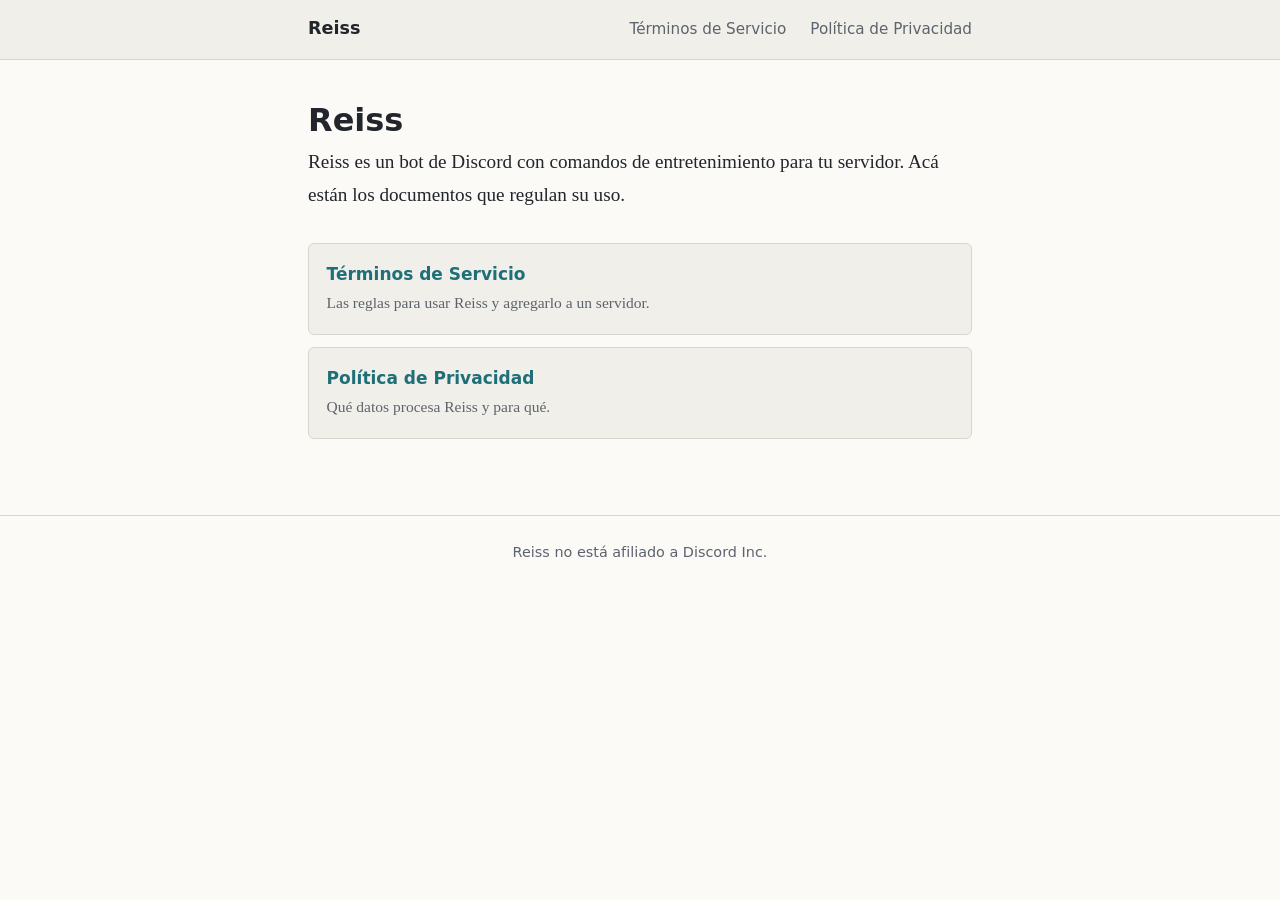
<file: index.html>
<!DOCTYPE html>
<html lang="es">
<head>
  <meta charset="utf-8">
  <meta name="viewport" content="width=device-width, initial-scale=1">
  <title>Reiss – Información legal</title>
  <meta name="description" content="Términos de Servicio y Política de Privacidad de Reiss, un bot de Discord de entretenimiento.">
  <link rel="stylesheet" href="style.css">
</head>
<body>
  <header class="site-header">
    <nav>
      <a class="brand" href="index.html">Reiss</a>
      <a href="terminos.html">Términos de Servicio</a>
      <a href="privacidad.html">Política de Privacidad</a>
    </nav>
  </header>

  <main>
    <h1>Reiss</h1>
    <p class="lead">Reiss es un bot de Discord con comandos de entretenimiento para tu servidor. Acá están los documentos que regulan su uso.</p>

    <ul class="doc-links">
      <li>
        <a href="terminos.html">
          <strong>Términos de Servicio</strong>
          <span>Las reglas para usar Reiss y agregarlo a un servidor.</span>
        </a>
      </li>
      <li>
        <a href="privacidad.html">
          <strong>Política de Privacidad</strong>
          <span>Qué datos procesa Reiss y para qué.</span>
        </a>
      </li>
    </ul>
  </main>

  <footer>
    Reiss no está afiliado a Discord Inc.
  </footer>
</body>
</html>
</file>
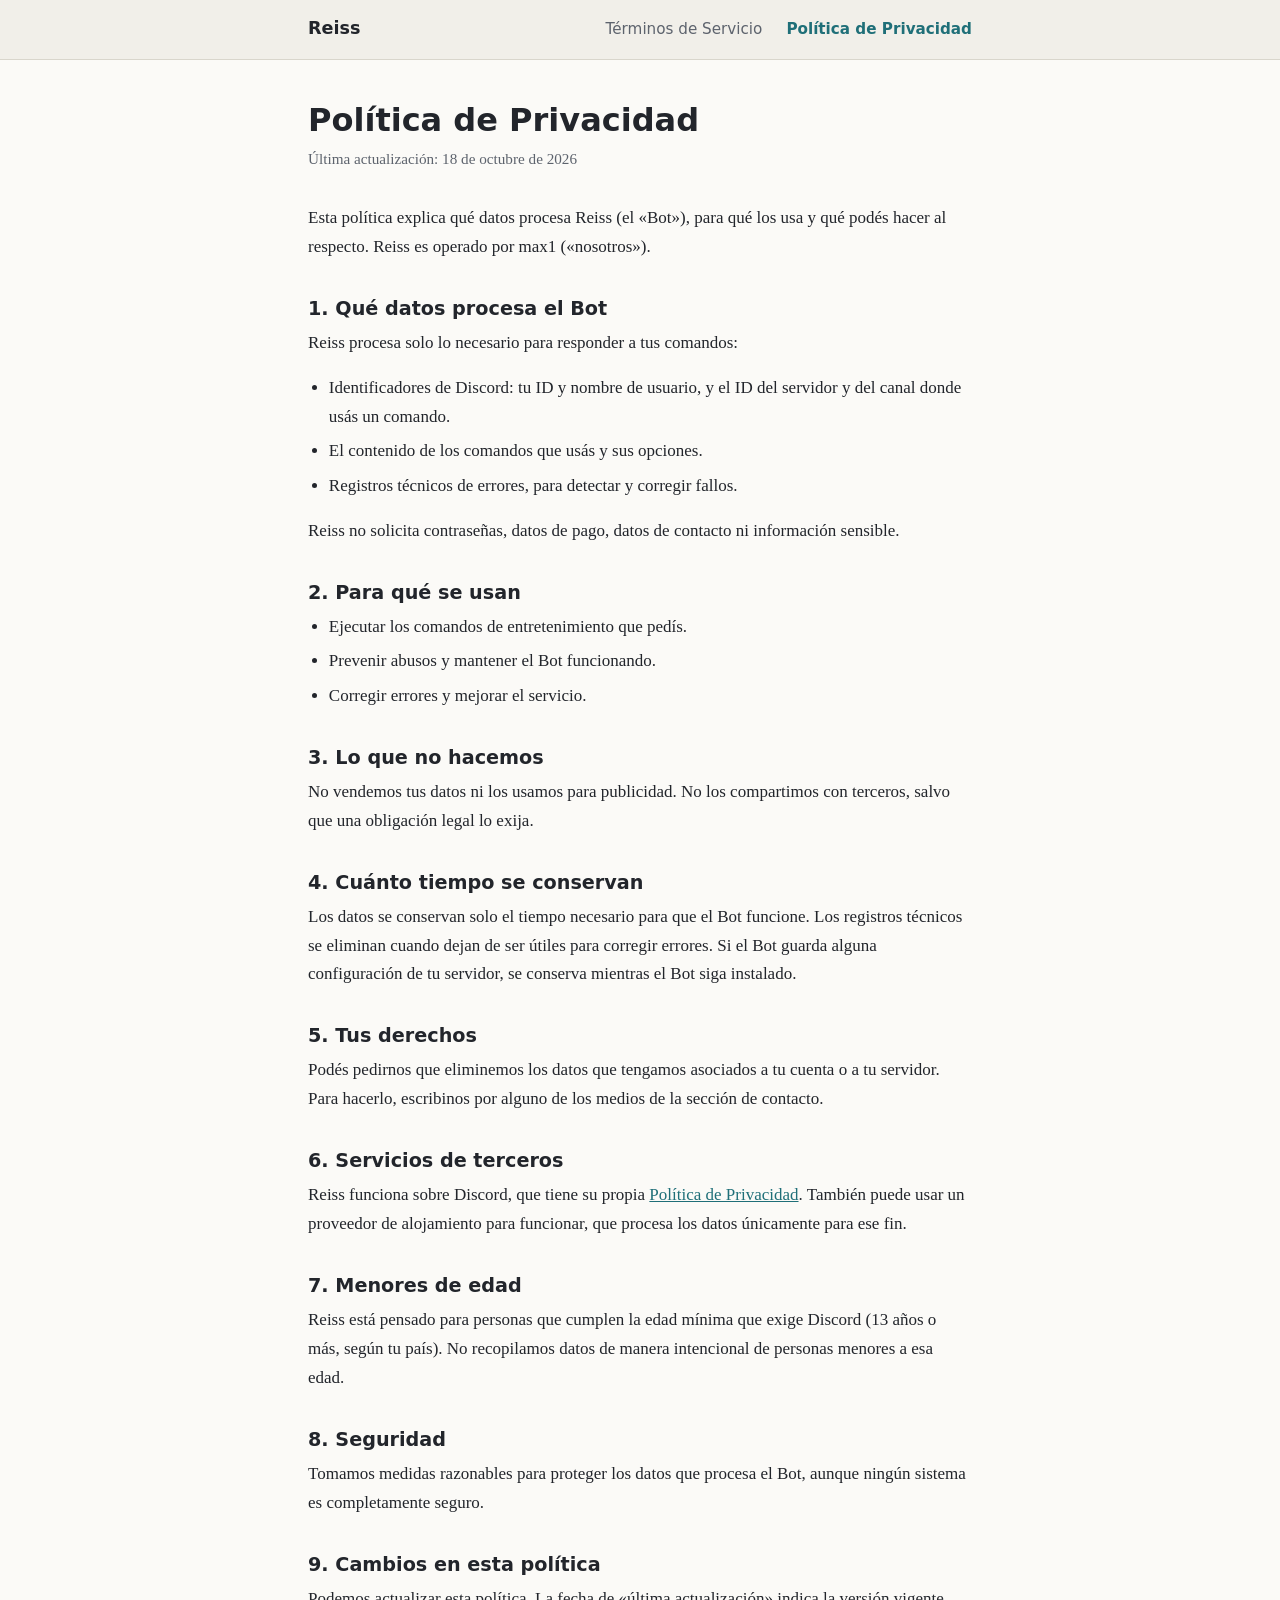
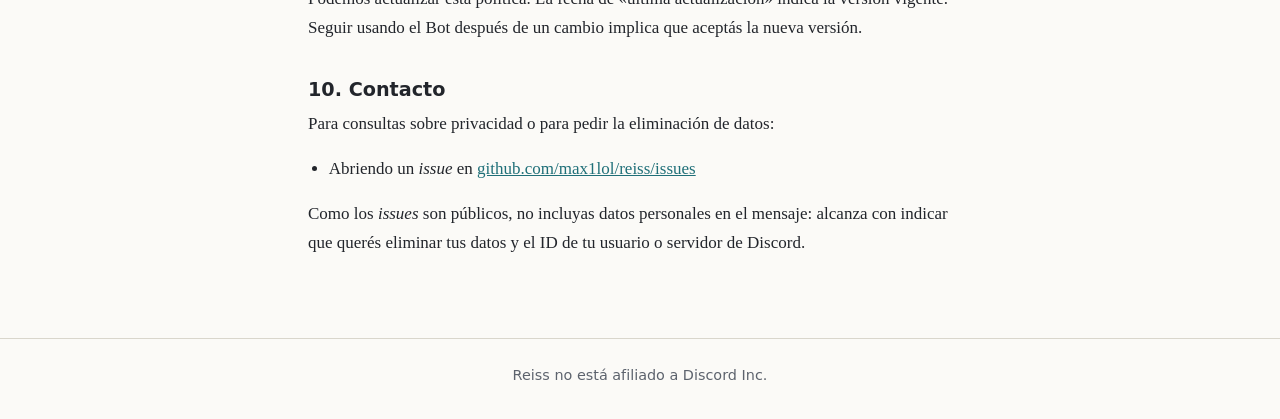
<file: privacidad.html>
<!DOCTYPE html>
<html lang="es">
<head>
  <meta charset="utf-8">
  <meta name="viewport" content="width=device-width, initial-scale=1">
  <title>Política de Privacidad – Reiss</title>
  <meta name="description" content="Política de Privacidad de Reiss, un bot de Discord de entretenimiento.">
  <link rel="stylesheet" href="style.css">
</head>
<body>
  <header class="site-header">
    <nav>
      <a class="brand" href="index.html">Reiss</a>
      <a href="terminos.html">Términos de Servicio</a>
      <a href="privacidad.html" aria-current="page">Política de Privacidad</a>
    </nav>
  </header>

  <main>
    <h1>Política de Privacidad</h1>
    <p class="updated">Última actualización: 18 de octubre de 2026</p>

    <p>Esta política explica qué datos procesa Reiss (el «Bot»), para qué los usa y qué podés hacer al respecto. Reiss es operado por max1 («nosotros»).</p>

    <h2>1. Qué datos procesa el Bot</h2>
    <p>Reiss procesa solo lo necesario para responder a tus comandos:</p>
    <ul>
      <li>Identificadores de Discord: tu ID y nombre de usuario, y el ID del servidor y del canal donde usás un comando.</li>
      <li>El contenido de los comandos que usás y sus opciones.</li>
      <li>Registros técnicos de errores, para detectar y corregir fallos.</li>
    </ul>
    <p>Reiss no solicita contraseñas, datos de pago, datos de contacto ni información sensible.</p>

    <h2>2. Para qué se usan</h2>
    <ul>
      <li>Ejecutar los comandos de entretenimiento que pedís.</li>
      <li>Prevenir abusos y mantener el Bot funcionando.</li>
      <li>Corregir errores y mejorar el servicio.</li>
    </ul>

    <h2>3. Lo que no hacemos</h2>
    <p>No vendemos tus datos ni los usamos para publicidad. No los compartimos con terceros, salvo que una obligación legal lo exija.</p>

    <h2>4. Cuánto tiempo se conservan</h2>
    <p>Los datos se conservan solo el tiempo necesario para que el Bot funcione. Los registros técnicos se eliminan cuando dejan de ser útiles para corregir errores. Si el Bot guarda alguna configuración de tu servidor, se conserva mientras el Bot siga instalado.</p>

    <h2>5. Tus derechos</h2>
    <p>Podés pedirnos que eliminemos los datos que tengamos asociados a tu cuenta o a tu servidor. Para hacerlo, escribinos por alguno de los medios de la sección de contacto.</p>

    <h2>6. Servicios de terceros</h2>
    <p>Reiss funciona sobre Discord, que tiene su propia <a href="https://discord.com/privacy">Política de Privacidad</a>. También puede usar un proveedor de alojamiento para funcionar, que procesa los datos únicamente para ese fin.</p>

    <h2>7. Menores de edad</h2>
    <p>Reiss está pensado para personas que cumplen la edad mínima que exige Discord (13 años o más, según tu país). No recopilamos datos de manera intencional de personas menores a esa edad.</p>

    <h2>8. Seguridad</h2>
    <p>Tomamos medidas razonables para proteger los datos que procesa el Bot, aunque ningún sistema es completamente seguro.</p>

    <h2>9. Cambios en esta política</h2>
    <p>Podemos actualizar esta política. La fecha de «última actualización» indica la versión vigente. Seguir usando el Bot después de un cambio implica que aceptás la nueva versión.</p>

    <h2>10. Contacto</h2>
    <p>Para consultas sobre privacidad o para pedir la eliminación de datos:</p>
    <ul>
      <li>Abriendo un <em>issue</em> en <a href="https://github.com/max1lol/reiss/issues">github.com/max1lol/reiss/issues</a></li>
    </ul>
    <p>Como los <em>issues</em> son públicos, no incluyas datos personales en el mensaje: alcanza con indicar que querés eliminar tus datos y el ID de tu usuario o servidor de Discord.</p>
  </main>

  <footer>
    Reiss no está afiliado a Discord Inc.
  </footer>
</body>
</html>
</file>
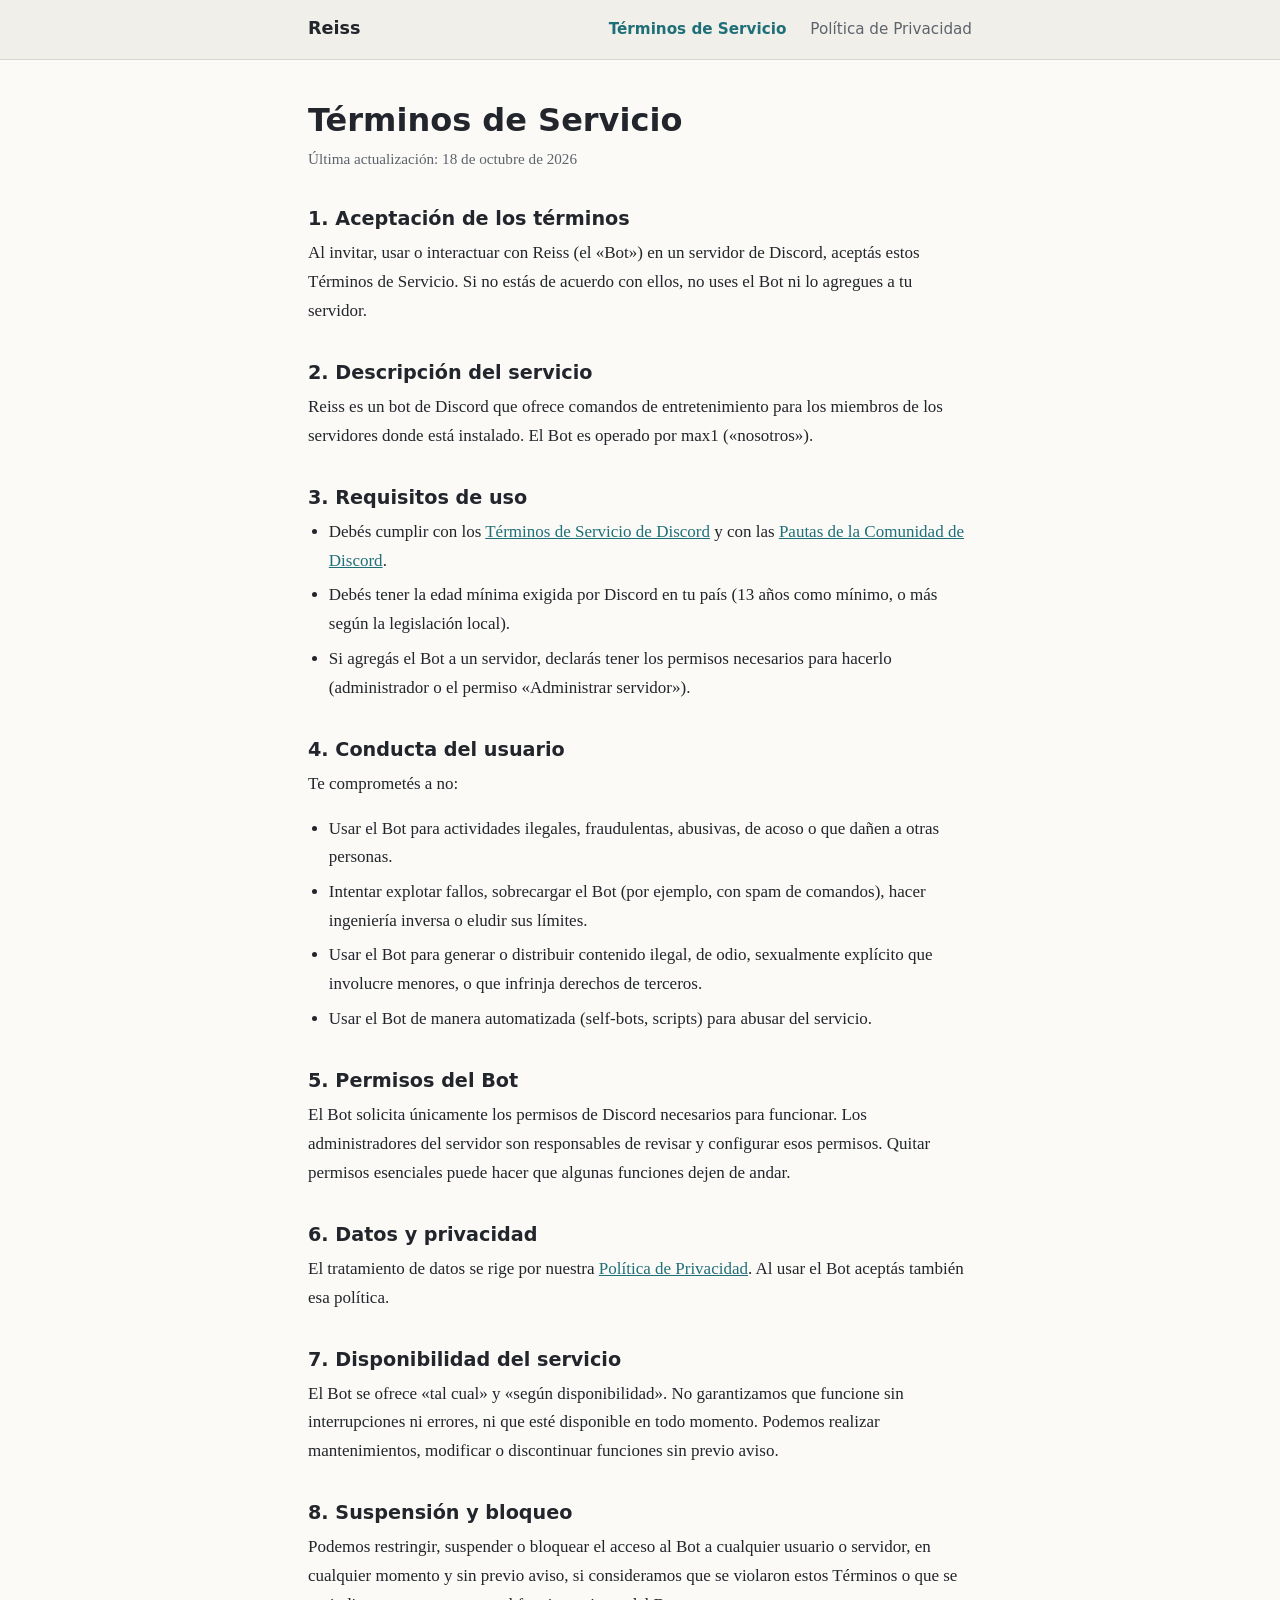
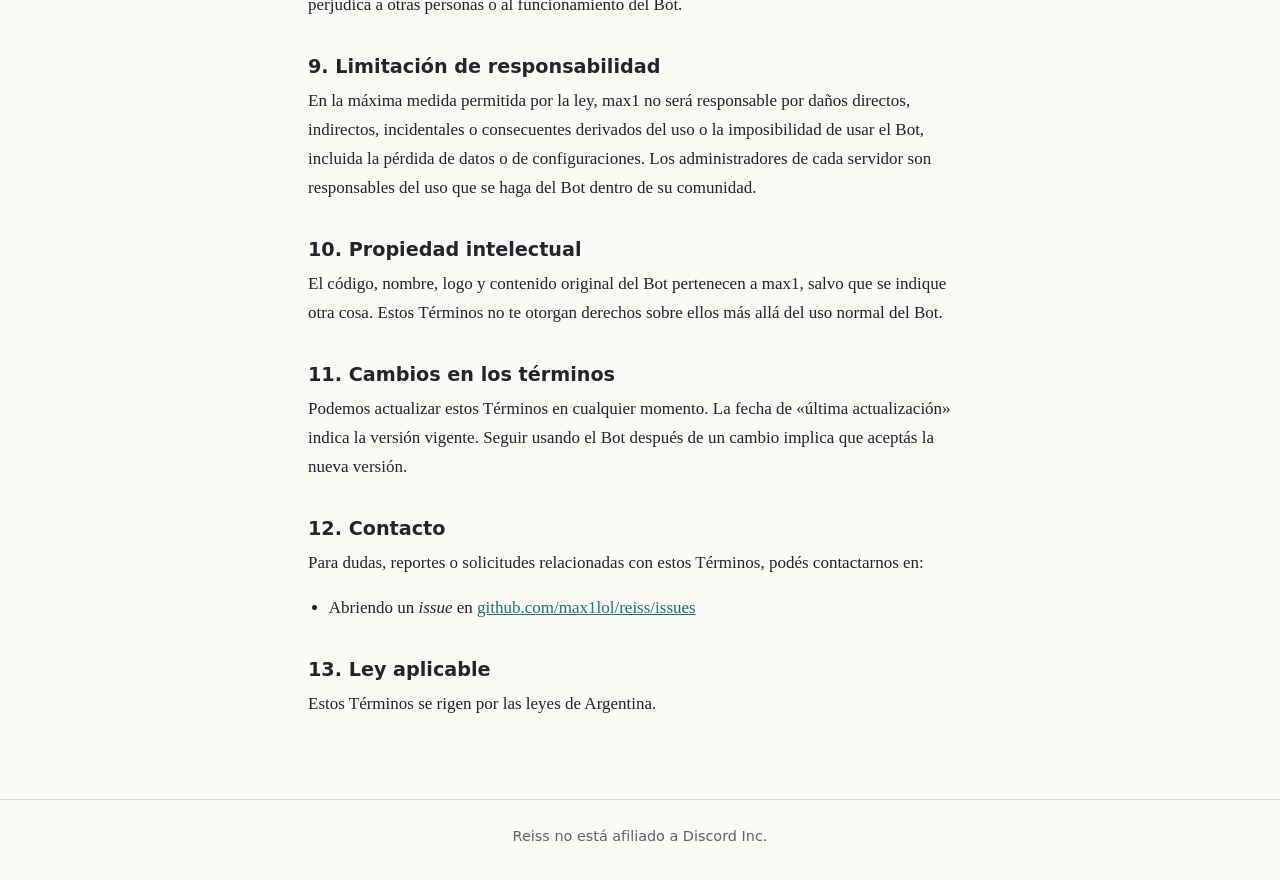
<file: terminos.html>
<!DOCTYPE html>
<html lang="es">
<head>
  <meta charset="utf-8">
  <meta name="viewport" content="width=device-width, initial-scale=1">
  <title>Términos de Servicio – Reiss</title>
  <meta name="description" content="Términos de Servicio de Reiss, un bot de Discord de entretenimiento.">
  <link rel="stylesheet" href="style.css">
</head>
<body>
  <header class="site-header">
    <nav>
      <a class="brand" href="index.html">Reiss</a>
      <a href="terminos.html" aria-current="page">Términos de Servicio</a>
      <a href="privacidad.html">Política de Privacidad</a>
    </nav>
  </header>

  <main>
    <h1>Términos de Servicio</h1>
    <p class="updated">Última actualización: 18 de octubre de 2026</p>

    <h2>1. Aceptación de los términos</h2>
    <p>Al invitar, usar o interactuar con Reiss (el «Bot») en un servidor de Discord, aceptás estos Términos de Servicio. Si no estás de acuerdo con ellos, no uses el Bot ni lo agregues a tu servidor.</p>

    <h2>2. Descripción del servicio</h2>
    <p>Reiss es un bot de Discord que ofrece comandos de entretenimiento para los miembros de los servidores donde está instalado. El Bot es operado por max1 («nosotros»).</p>

    <h2>3. Requisitos de uso</h2>
    <ul>
      <li>Debés cumplir con los <a href="https://discord.com/terms">Términos de Servicio de Discord</a> y con las <a href="https://discord.com/guidelines">Pautas de la Comunidad de Discord</a>.</li>
      <li>Debés tener la edad mínima exigida por Discord en tu país (13 años como mínimo, o más según la legislación local).</li>
      <li>Si agregás el Bot a un servidor, declarás tener los permisos necesarios para hacerlo (administrador o el permiso «Administrar servidor»).</li>
    </ul>

    <h2>4. Conducta del usuario</h2>
    <p>Te comprometés a no:</p>
    <ul>
      <li>Usar el Bot para actividades ilegales, fraudulentas, abusivas, de acoso o que dañen a otras personas.</li>
      <li>Intentar explotar fallos, sobrecargar el Bot (por ejemplo, con spam de comandos), hacer ingeniería inversa o eludir sus límites.</li>
      <li>Usar el Bot para generar o distribuir contenido ilegal, de odio, sexualmente explícito que involucre menores, o que infrinja derechos de terceros.</li>
      <li>Usar el Bot de manera automatizada (self-bots, scripts) para abusar del servicio.</li>
    </ul>

    <h2>5. Permisos del Bot</h2>
    <p>El Bot solicita únicamente los permisos de Discord necesarios para funcionar. Los administradores del servidor son responsables de revisar y configurar esos permisos. Quitar permisos esenciales puede hacer que algunas funciones dejen de andar.</p>

    <h2>6. Datos y privacidad</h2>
    <p>El tratamiento de datos se rige por nuestra <a href="privacidad.html">Política de Privacidad</a>. Al usar el Bot aceptás también esa política.</p>

    <h2>7. Disponibilidad del servicio</h2>
    <p>El Bot se ofrece «tal cual» y «según disponibilidad». No garantizamos que funcione sin interrupciones ni errores, ni que esté disponible en todo momento. Podemos realizar mantenimientos, modificar o discontinuar funciones sin previo aviso.</p>

    <h2>8. Suspensión y bloqueo</h2>
    <p>Podemos restringir, suspender o bloquear el acceso al Bot a cualquier usuario o servidor, en cualquier momento y sin previo aviso, si consideramos que se violaron estos Términos o que se perjudica a otras personas o al funcionamiento del Bot.</p>

    <h2>9. Limitación de responsabilidad</h2>
    <p>En la máxima medida permitida por la ley, max1 no será responsable por daños directos, indirectos, incidentales o consecuentes derivados del uso o la imposibilidad de usar el Bot, incluida la pérdida de datos o de configuraciones. Los administradores de cada servidor son responsables del uso que se haga del Bot dentro de su comunidad.</p>

    <h2>10. Propiedad intelectual</h2>
    <p>El código, nombre, logo y contenido original del Bot pertenecen a max1, salvo que se indique otra cosa. Estos Términos no te otorgan derechos sobre ellos más allá del uso normal del Bot.</p>

    <h2>11. Cambios en los términos</h2>
    <p>Podemos actualizar estos Términos en cualquier momento. La fecha de «última actualización» indica la versión vigente. Seguir usando el Bot después de un cambio implica que aceptás la nueva versión.</p>

    <h2>12. Contacto</h2>
    <p>Para dudas, reportes o solicitudes relacionadas con estos Términos, podés contactarnos en:</p>
    <ul>
      <li>Abriendo un <em>issue</em> en <a href="https://github.com/max1lol/reiss/issues">github.com/max1lol/reiss/issues</a></li>
    </ul>

    <h2>13. Ley aplicable</h2>
    <p>Estos Términos se rigen por las leyes de Argentina.</p>
  </main>

  <footer>
    Reiss no está afiliado a Discord Inc.
  </footer>
</body>
</html>
</file>
<file: style.css>
:root {
  --bg: #fbfaf7;
  --surface: #f1efe9;
  --text: #22252b;
  --muted: #5d636d;
  --accent: #1f6f78;
  --line: #d9d6cc;
  color-scheme: light;
}

@media (prefers-color-scheme: dark) {
  :root {
    --bg: #15181d;
    --surface: #1d2127;
    --text: #e6e8eb;
    --muted: #9aa1ab;
    --accent: #6fc3cb;
    --line: #2d333b;
    color-scheme: dark;
  }
}

* { box-sizing: border-box; }

html { -webkit-text-size-adjust: 100%; }

body {
  margin: 0;
  background: var(--bg);
  color: var(--text);
  font-family: ui-serif, Georgia, "Times New Roman", serif;
  font-size: 1.0625rem;
  line-height: 1.7;
}

.site-header {
  border-bottom: 1px solid var(--line);
  background: var(--surface);
}

.site-header nav {
  max-width: 44rem;
  margin: 0 auto;
  padding: 0.9rem 1.25rem;
  display: flex;
  flex-wrap: wrap;
  gap: 0.5rem 1.5rem;
  align-items: baseline;
  font-family: system-ui, -apple-system, "Segoe UI", Roboto, sans-serif;
  font-size: 0.95rem;
}

.site-header .brand {
  font-weight: 700;
  font-size: 1.1rem;
  margin-right: auto;
  color: var(--text);
  text-decoration: none;
}

.site-header a { color: var(--muted); text-decoration: none; }
.site-header a:hover { color: var(--accent); }
.site-header a[aria-current="page"] { color: var(--accent); font-weight: 600; }

main {
  max-width: 44rem;
  margin: 0 auto;
  padding: 2.5rem 1.25rem 4rem;
}

h1, h2 {
  font-family: system-ui, -apple-system, "Segoe UI", Roboto, sans-serif;
  line-height: 1.25;
}

h1 { font-size: 2rem; margin: 0 0 0.4rem; }
h2 { font-size: 1.2rem; margin: 2.2rem 0 0.5rem; }

.updated { color: var(--muted); margin: 0 0 2rem; font-size: 0.95rem; }

p, ul { margin: 0 0 1rem; }
ul { padding-left: 1.3rem; }
li { margin-bottom: 0.35rem; }

a { color: var(--accent); }
a:focus-visible { outline: 2px solid var(--accent); outline-offset: 2px; }

.lead { font-size: 1.2rem; }

.doc-links { list-style: none; padding: 0; margin: 2rem 0 0; }
.doc-links li { margin: 0 0 0.75rem; }
.doc-links a {
  display: block;
  padding: 1rem 1.1rem;
  border: 1px solid var(--line);
  border-radius: 6px;
  background: var(--surface);
  text-decoration: none;
  color: var(--text);
}
.doc-links a:hover { border-color: var(--accent); }
.doc-links strong { display: block; font-family: system-ui, -apple-system, "Segoe UI", Roboto, sans-serif; color: var(--accent); }
.doc-links span { color: var(--muted); font-size: 0.97rem; }

footer {
  border-top: 1px solid var(--line);
  color: var(--muted);
  font-size: 0.9rem;
  text-align: center;
  padding: 1.5rem 1.25rem 2rem;
  font-family: system-ui, -apple-system, "Segoe UI", Roboto, sans-serif;
}
</file>
